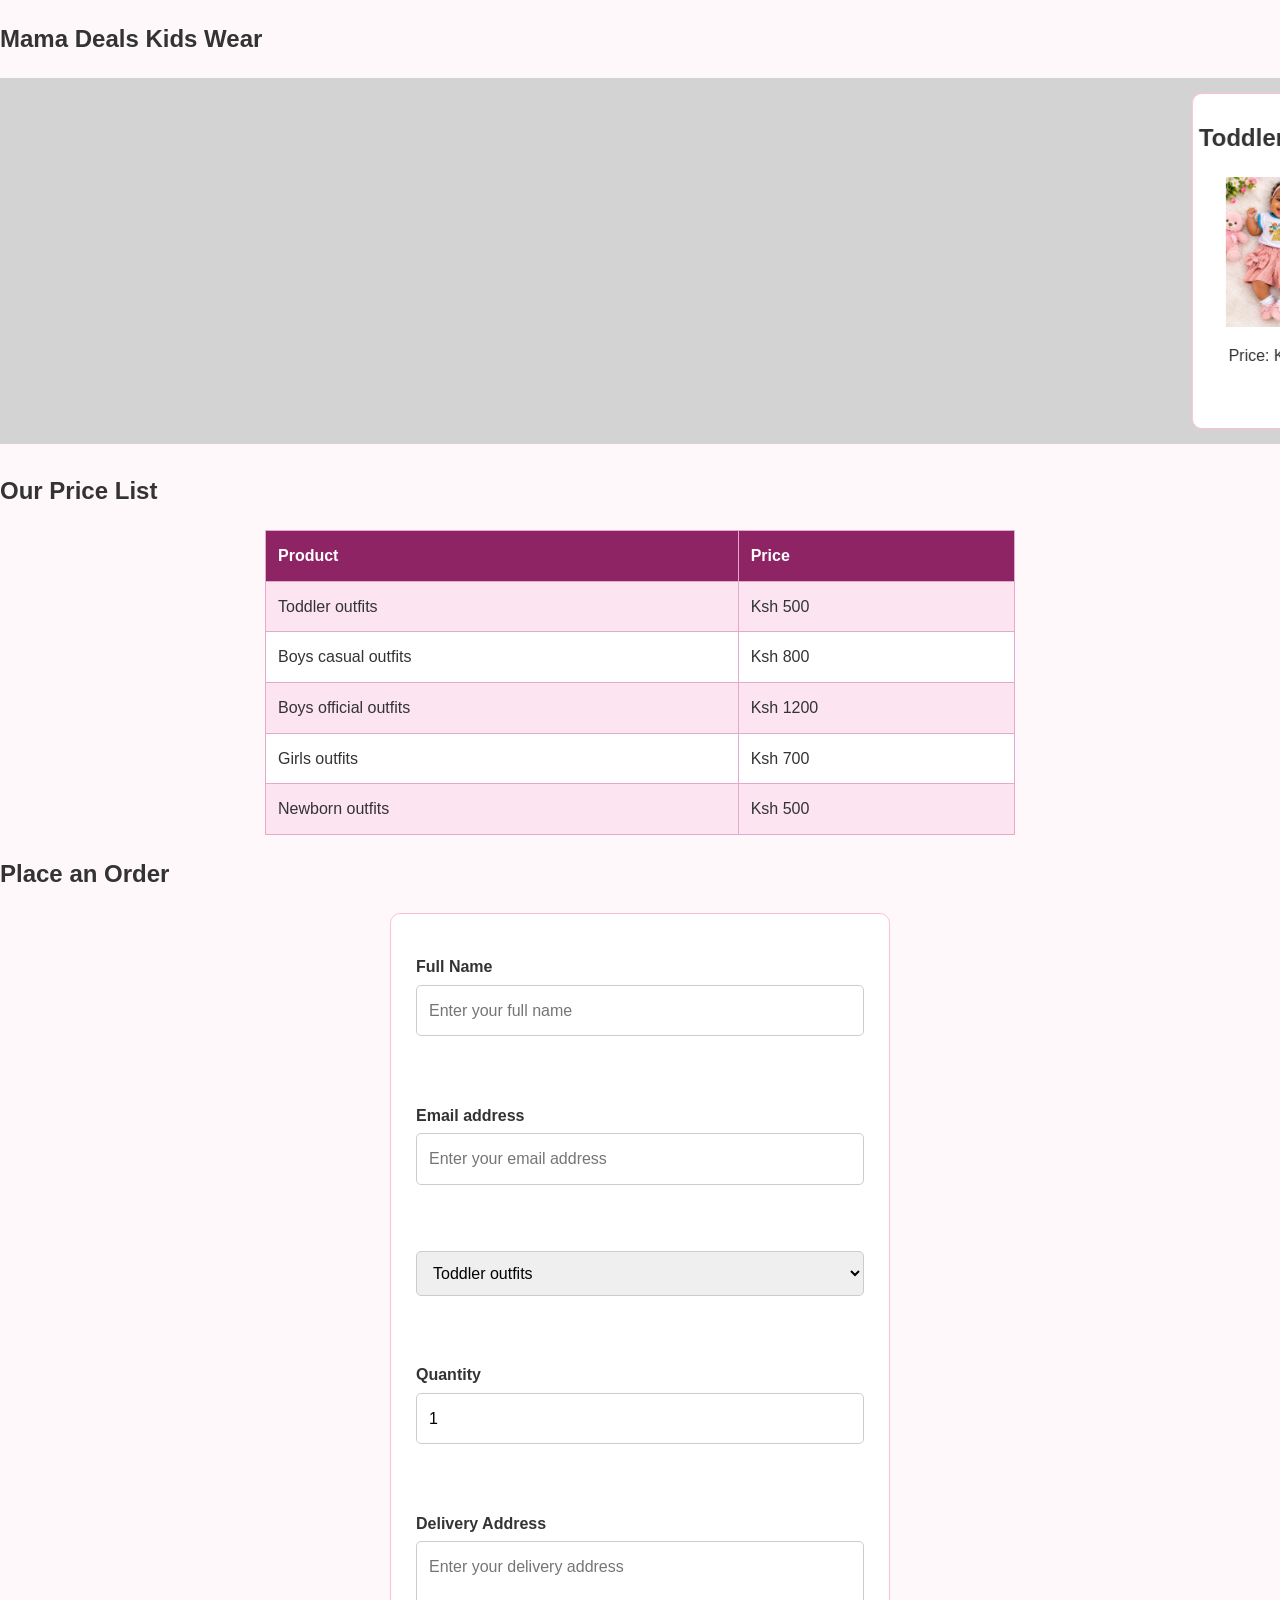
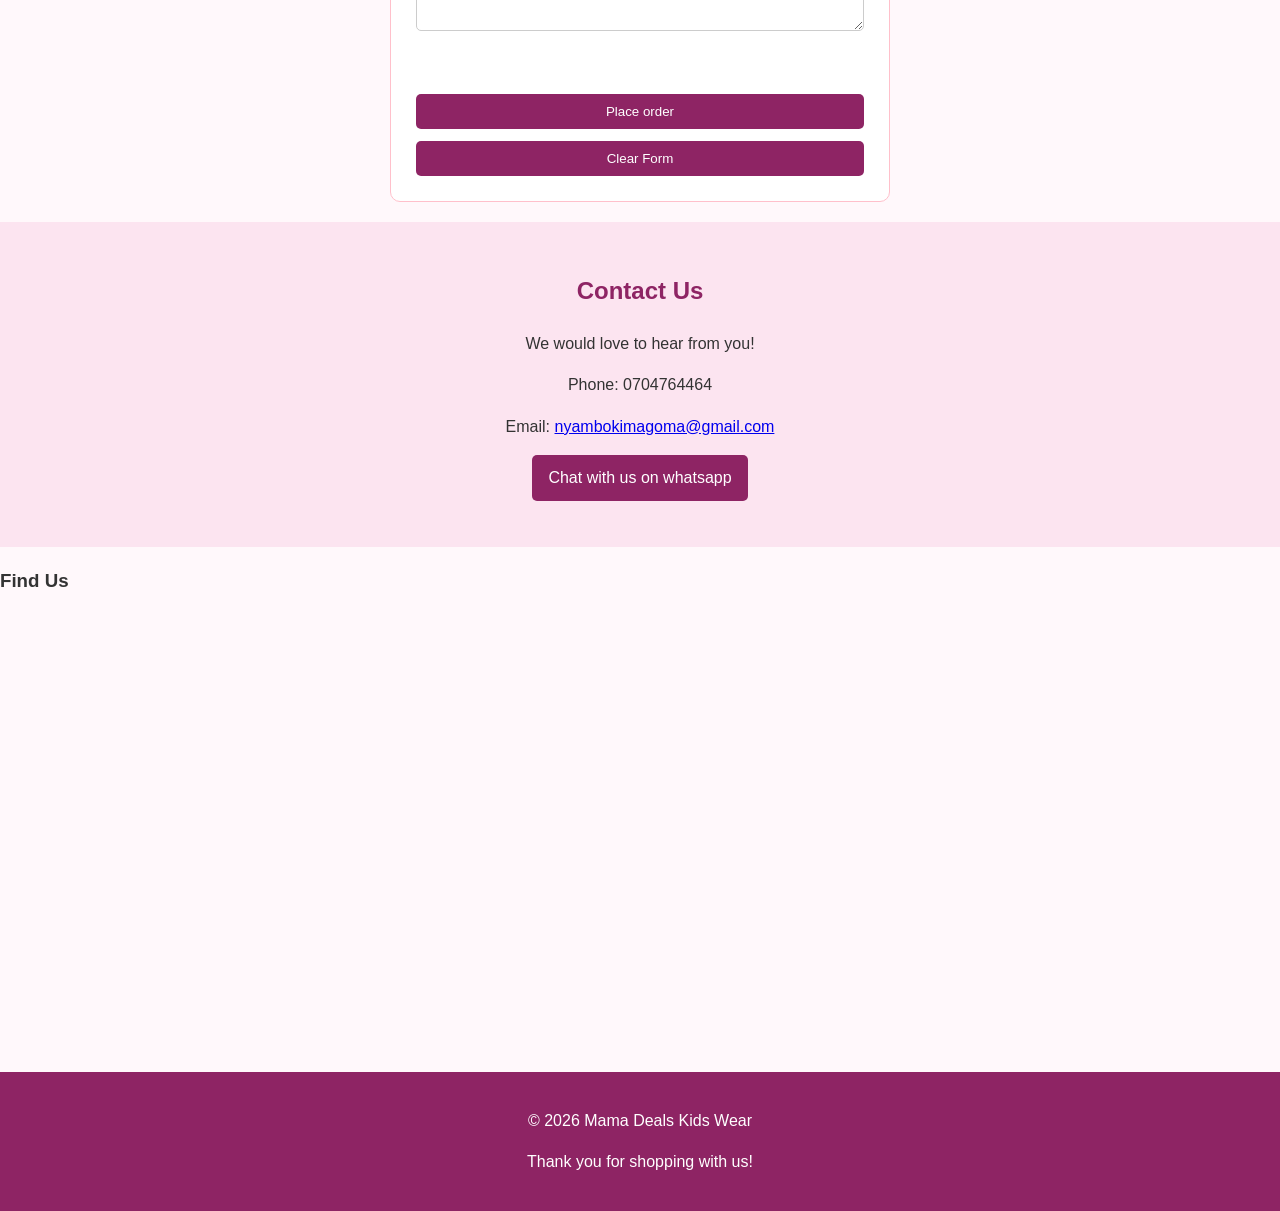
<file: index.html>
<!DOCTYPE html>
<html lang="en">
<head>
    <link rel="stylesheet" href="assignment.css">
    <meta charset="UTF-8">
    <meta name="viewport" content="width=device-width, initial-scale=1.0">
    <title>Mama Deals Kids Wear</title>
</head>
<body>
    
<h2>Mama Deals Kids Wear</h2>

<marquee direction="left" scrollamount="5">

    <div class="product-container">
        <div class="product">
            <h2>Toddler outfits</h2>
            <img src="images/2-Months-pinkskirt-croptop.png"
                 alt="Toddler outfits" width="150">
            <p>Price: KSh 500</p>
        </div>

        <div class="product">
            <h2>Boys casual outfits</h2>
            <img src="images/Boys-matching-outfits.png"
                 alt="Boys casual outfits" width="150">
            <p>Price: KSh 800</p>
        </div>

        <div class="product">
            <h2>Boys official outfits</h2>
            <img src="images/boys-official-outfit.png"
                 alt="Boys official outfits" width="150">
            <p>Price: KSh 1200</p>
        </div>

        <div class="product">
            <h2>Girls outfits</h2>
            <img src="images/Girls-tights-pants.png"
                 alt="Girls outfits" width="150">
            <p>Price: KSh 700</p>
        </div>

        <div class="product">
            <h2>Newborn outfits</h2>
            <img src="images/Newborn-outfits.png"
                 alt="Newborn outfits" width="150">
            <p>Price: KSh 500</p>
        </div>

    </div>

</marquee>

    <h2>Our Price List</h2>
    <table>
        <tr>
            <th>Product</th>
            <th>Price</th>
        </tr>
        <tr>
            <td>Toddler outfits</td>
            <td>Ksh 500</td>
        </tr>
        <tr>
            <td>Boys casual outfits</td>
            <td>Ksh 800</td>
        </tr>
        <tr>
            <td>Boys official outfits</td>
            <td>Ksh 1200</td>
        </tr>
        <tr>
            <td>Girls outfits</td>
            <td>Ksh 700</td>
        </tr>
        <tr>
            <td>Newborn outfits</td>
            <td>Ksh 500</td>
        </tr>
    </table>
    <h2>Place an Order</h2>
    <form action="">
        <label for="Full Name">Full Name</label>
         <input type="text" id="fullname" name="fullname" placeholder="Enter your full name" required>  <br><br>
         <label for="email">Email address</label>
         <input type="email" id="email" name="email" placeholder="Enter your email address" required><br><br>
         <label for="Select Product"></label>
         <select name="product" id="">
            <option value="">Toddler outfits</option>
            <option value="">Boys casual outfits</option>
            <option value="">Boys official outfits</option>
            <option value="">Girls outfits</option>
            <option value="">Newborn outfits</option>
         </select><br><br>
         <label for="Quantity">Quantity</label>
         <input type="number" name="Quantity" min="1" max="100" value="1"><br><br>
         <label for="Delivery-address">Delivery Address</label>
         <textarea name="address" id="delivery-address" placeholder="Enter your delivery address"></textarea><br><br>
         <button type="submit">Place order</button>
         <button type="reset">Clear Form</button>
    </form>
    <section id="contact">
        <h2 class="section-title">Contact Us</h2>
        <p>We would love to hear from you!</p>
        <p>Phone: 0704764464</p>
        <p>
            Email:
            <a href="mailto:nyambokimagoma@gmail.com">nyambokimagoma@gmail.com</a>
        </p>
        <p>
            <a class="shop-button" href="https://wa.me/254719367369">Chat with us on whatsapp</a>
        </p>

    </section>
    <h3>Find Us</h3>
    <iframe src="https://www.google.com/maps/embed?pb=!4v1792307572269!6m8!1m7!1seg-Ck891stcX4Sh-l8SSMQ!2m2!1d-1.310871083634557!2d36.77149782628481!3f330.4547789657248!4f0!5f0.7820865974627469" width="600" height="450" style="border:0;" allowfullscreen="" loading="lazy" referrerpolicy="strict-origin-when-cross-origin"></iframe>
     <footer>
        <p>&copy; 2026 Mama Deals Kids Wear</p>
        <p>Thank you for shopping with us!</p>
     </footer>
</body>
</html>
</file>
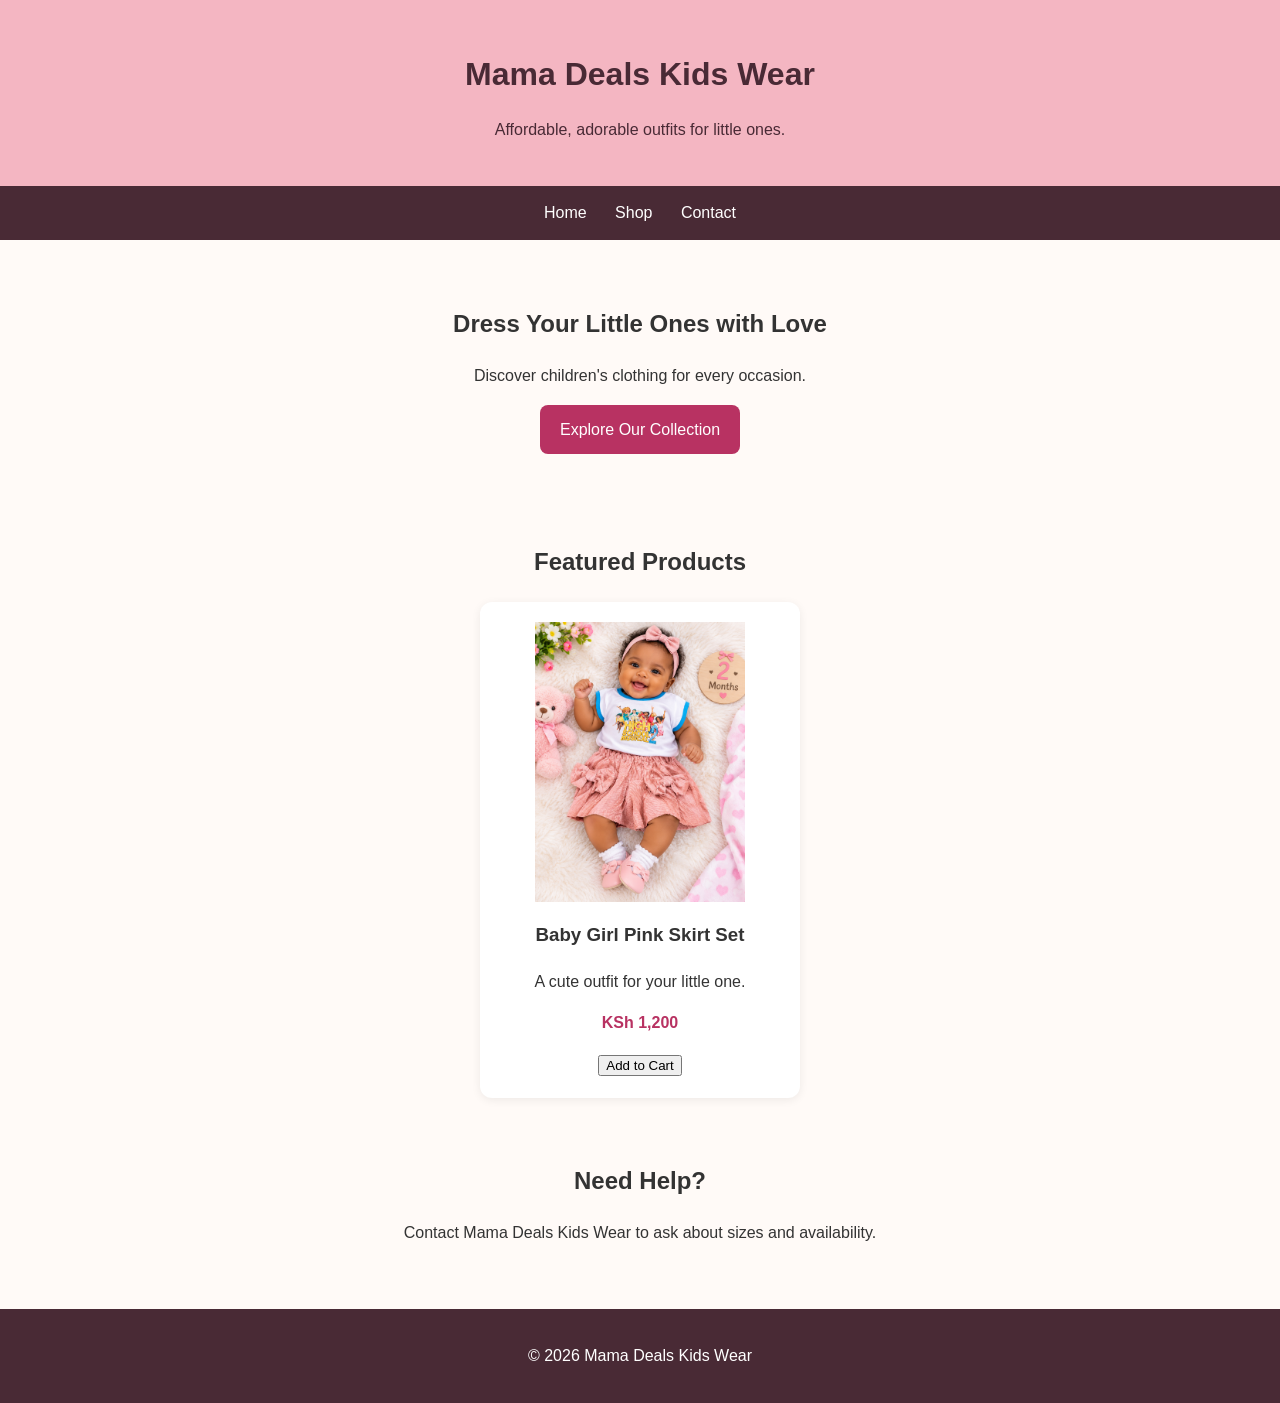
<file: .vs/MAMA DEALS HTML/mama-deals-kids-wear.html>
<!DOCTYPE html>
<html lang="en">
<head>
  <meta charset="UTF-8">
  <meta name="viewport" content="width=device-width, initial-scale=1.0">
  <title>Mama Deals Kids Wear</title>
  <link rel="stylesheet" href="style.css">
</head>
<body>
  <header>
    <h1>Mama Deals Kids Wear</h1>
    <p>Affordable, adorable outfits for little ones.</p>
  </header>

  <nav>
    <a href="#home">Home</a>
    <a href="#products">Shop</a>
    <a href="#contact">Contact</a>
  </nav>

  <main id="home">
    <section class="welcome">
      <h2>Dress Your Little Ones with Love</h2>
      <p>Discover children's clothing for every occasion.</p>
      <a class="shop-button" href="#products">Explore Our Collection</a>
    </section>

    <section id="products">
      <h2>Featured Products</h2>

      
<div class="product-card">
  
  <img
    src="images/2-Months-pinkskirt-croptop.png"
    alt="Baby girl pink skirt and top"
    class="product-image"
  >

  <h3>Baby Girl Pink Skirt Set</h3>
  <p>A cute outfit for your little one.</p>
  <p class="price">KSh 1,200</p>

  <button class="add-to-cart">Add to Cart</button>
</div>
    <section id="contact">
      <h2>Need Help?</h2>
      <p>Contact Mama Deals Kids Wear to ask about sizes and availability.</p>
    </section>
  </main>

  <footer>
    <p>&copy; 2026 Mama Deals Kids Wear</p>
  </footer>
</body>
</html>
</file>
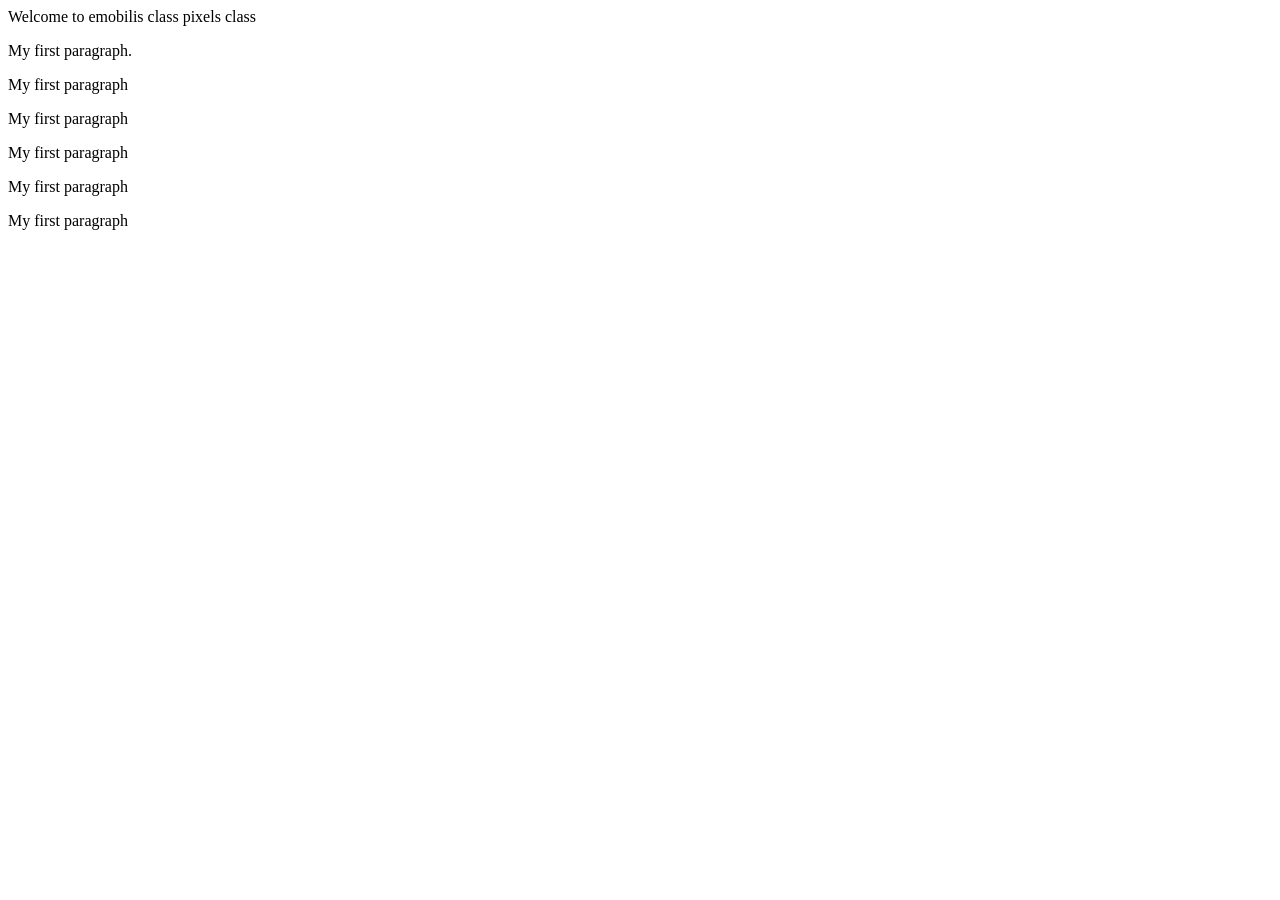
<file: .vs/htmlclasspixels.slnx/v18/heading.html>
<!DOCTYPE html>
<html>
<head>
    <meta charset="UTF-8">
    <meta name="viewport" content="width=device-width, initial-scale=1.0">
    <title>Page Title</title>
</head>
<body>

<h>Welcome to emobilis class pixels class</h></h1>
<p>My first paragraph.</p>
<p>My first paragraph</p>
<p>My first paragraph</p>
<p>My first paragraph</p>
<p>My first paragraph</p>
<p>My first paragraph</p>
</P>


</body>
</html>
</file>
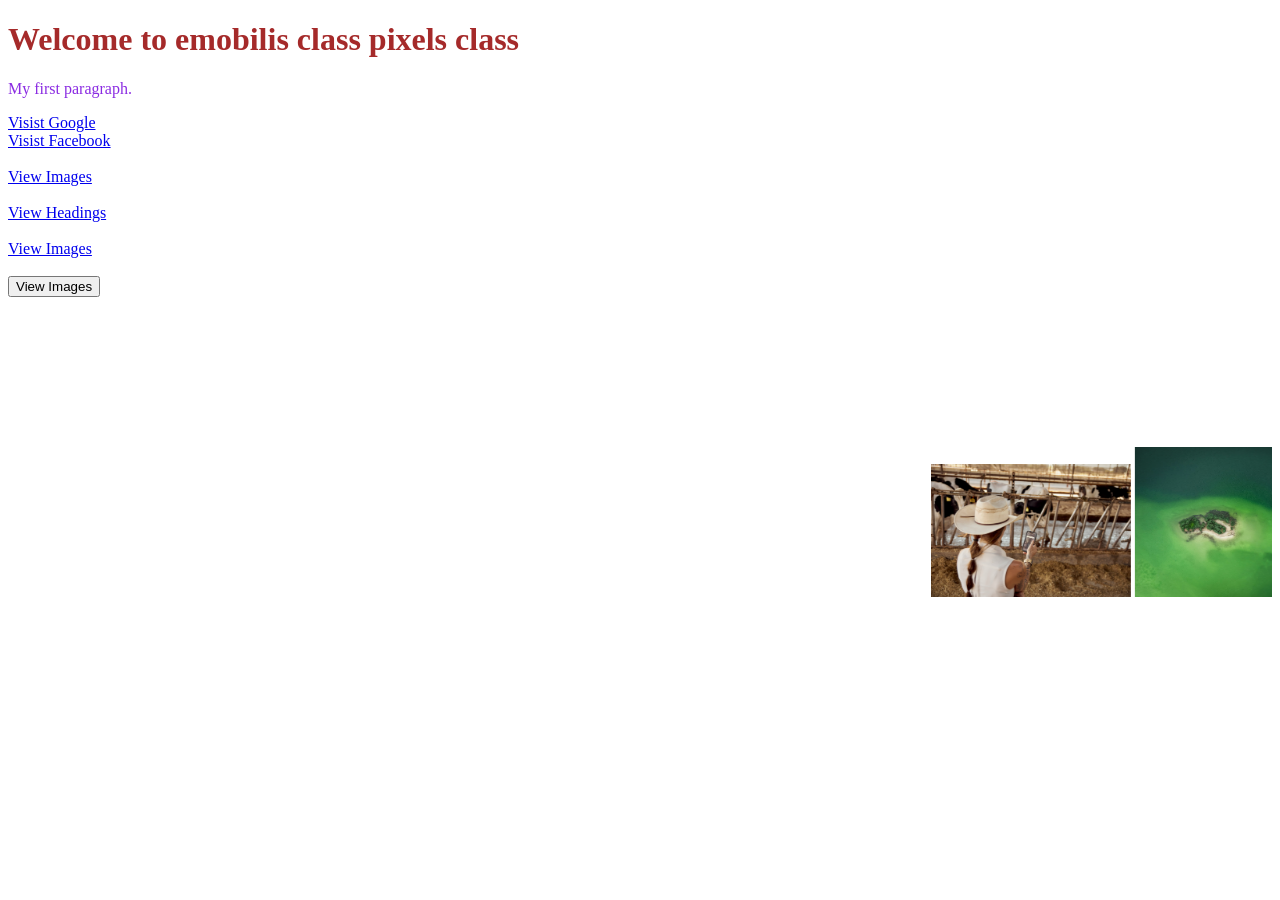
<file: .vs/htmlclasspixels.slnx/v18/intro.html>
<!DOCTYPE html>
<html>
<head>
    <meta charset="UTF-8">
    <meta name="viewport" content="width=device-width, initial-scale=1.0">
    <title>Page Title</title>
</head>
<body>

<h1 style="color:brown">Welcome to emobilis class pixels class</h1>
<p style="color:blueviolet">My first paragraph.</p>
<a href="https://www.google.com" target="-blank">Visist Google</a><br>
<a href="https://www.facebook.com" target="-blank">Visist Facebook</a><br><br>

<a href="images.html">View Images</a><br><br>
<a href="heading.html">View Headings</a><br><br>

<a href="images.html" target="-blank">
    View Images</a><br><br>
    <button type="button">View Images</button>
  </a><br>


<marquee>
<img src ="static/images/image1.jpg" alt="image1" width="200">
<img src ="static/images/image2.jpg" alt="image2" width="200">
<img src ="static/images/image3.jpg" alt="image3" width="200">
<img src ="static/images/image4.jpg" alt="image4" width="200">
</marquee>

</body>
</html>
</file>
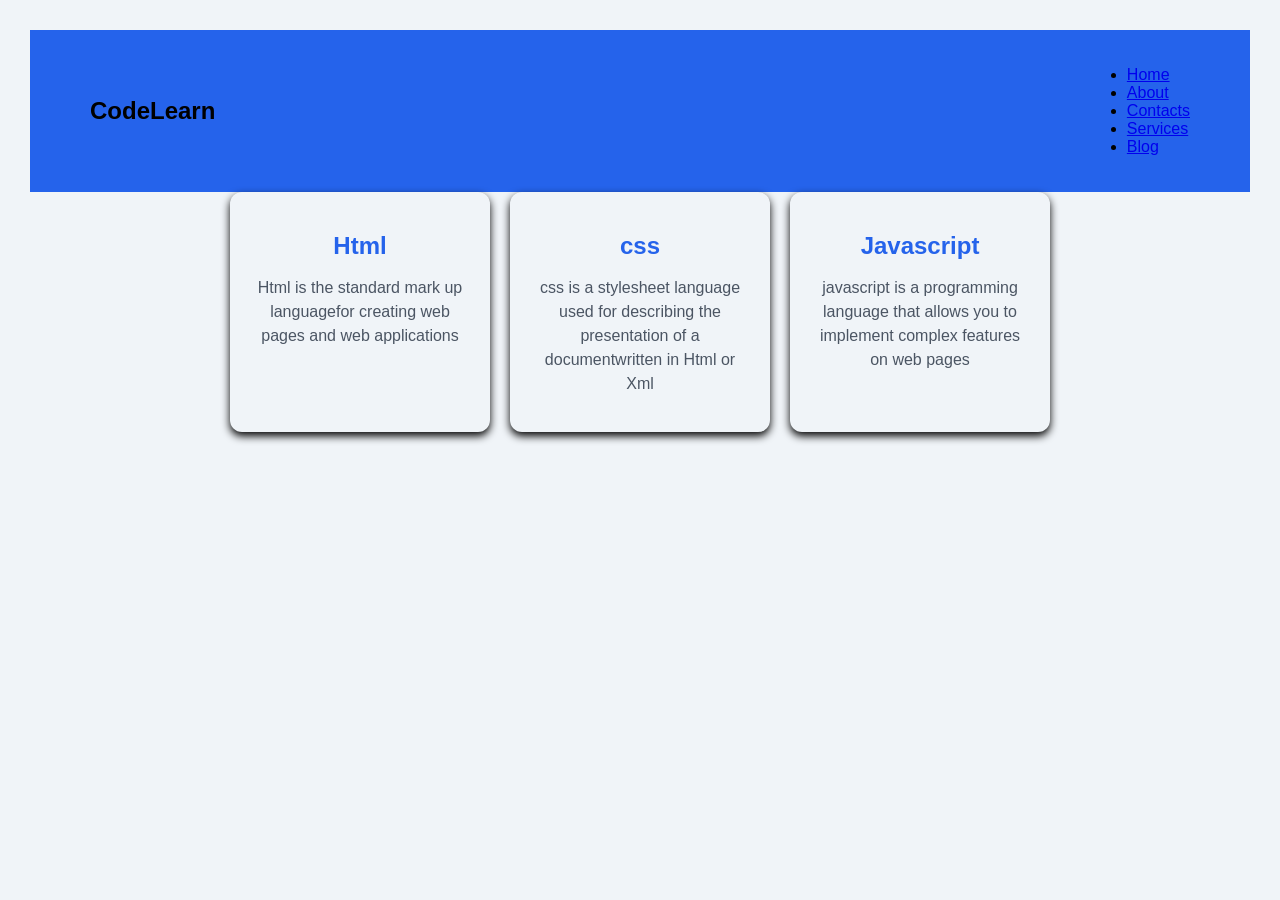
<file: .vs/htmlclasspixels.slnx/v18/static/div2.html>
<!DOCTYPE html>
<html lang="en">
<head>
    <link rel="stylesheet" href="css/style2.css">
    <meta charset="UTF-8">
    <meta name="viewport" content="width=device-width, initial-scale=1.0">
    <title>My Div Website</title>
</head>
<body>
<!-- start of navigation -->
 <header>
    <nav class="navbar">
        <h2 class="logo">CodeLearn</h2>
        <ul>
            <li><a href="#">Home</a></li>
            <li><a href="#">About</a></li>
            <li><a href="#">Contacts</a></li>
            <li><a href="#">Services</a></li>
            <li><a href="#">Blog</a></li>
        </ul>
    </nav>
 </header>
 <!-- end of navigation -->
  <div class="container">    
    <div class="card">
<h2>Html</h2>
<p>Html is the standard mark up languagefor creating web pages and web applications</p>
    </div>
    <div class="card">
        <h2>css</h2>
        <p>css is a stylesheet language used for describing the presentation of a documentwritten in Html or Xml</p>
    </div>
    <div class="card">
        <h2>Javascript</h2>
        <p>javascript is a programming language that allows you to implement complex features on web pages</p>
    </div>
  </div>
</body>
</html>
</file>
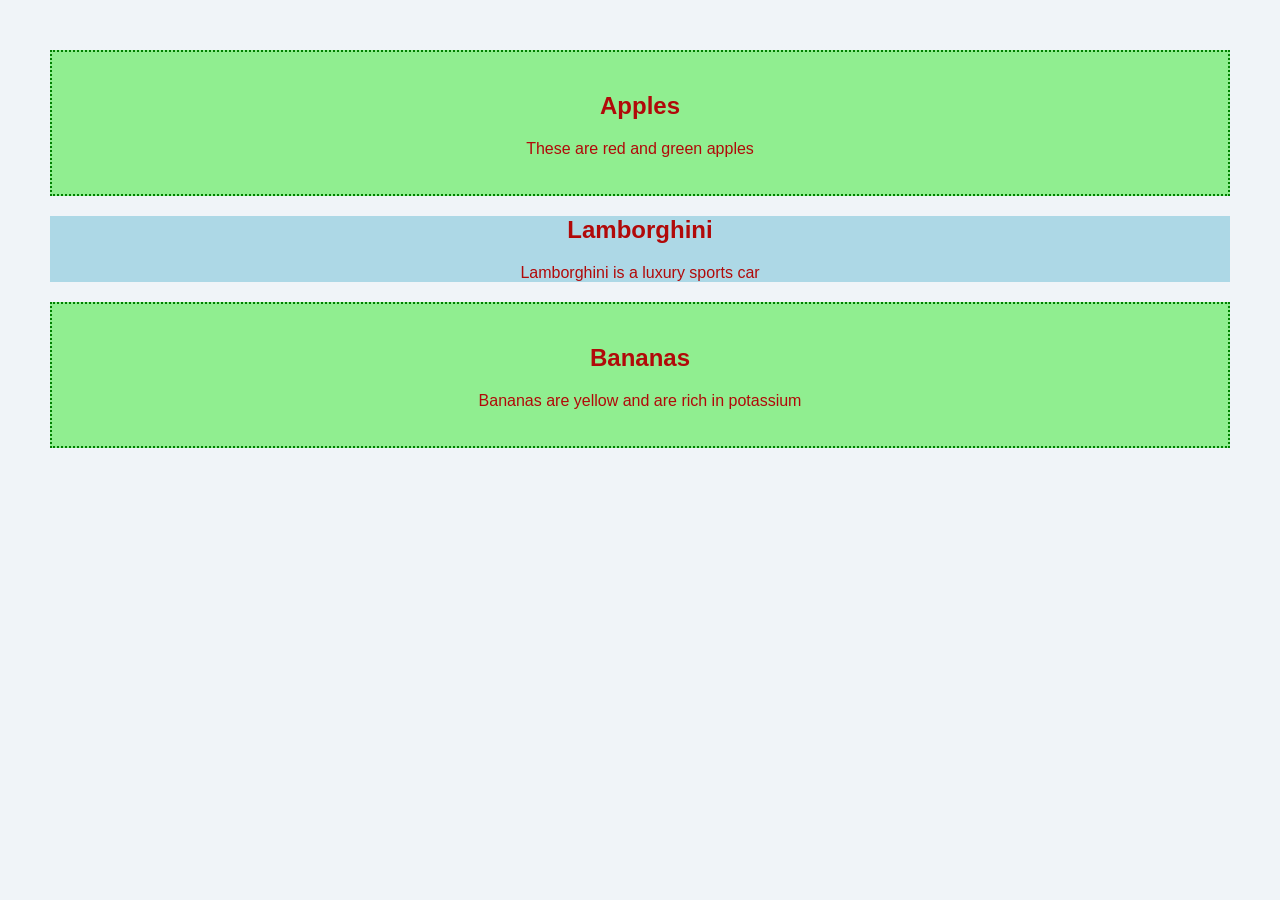
<file: .vs/htmlclasspixels.slnx/v18/static/divs.html>
<!DOCTYPE html>
<html lang="en">
<head>
<link rel="stylesheet" href="css/style2.css">
    <meta charset="UTF-8">
    <meta name="viewport" content="width=device-width, initial-scale=1.0">
    <title>Divs</title>
</head>
<body>
    <div class="fruits">
        <h2>Apples</h2>
        <p>These are red and green apples</p>
        
    </div>
    <div class="cars">
        <h2>Lamborghini</h2>
        <p>Lamborghini is a luxury sports car</p>
    </div>
    <div class="fruits">
        <h2>Bananas</h2>
        <p>Bananas are yellow and are rich in potassium</p>

    </div>
</body>
</html>
</file>
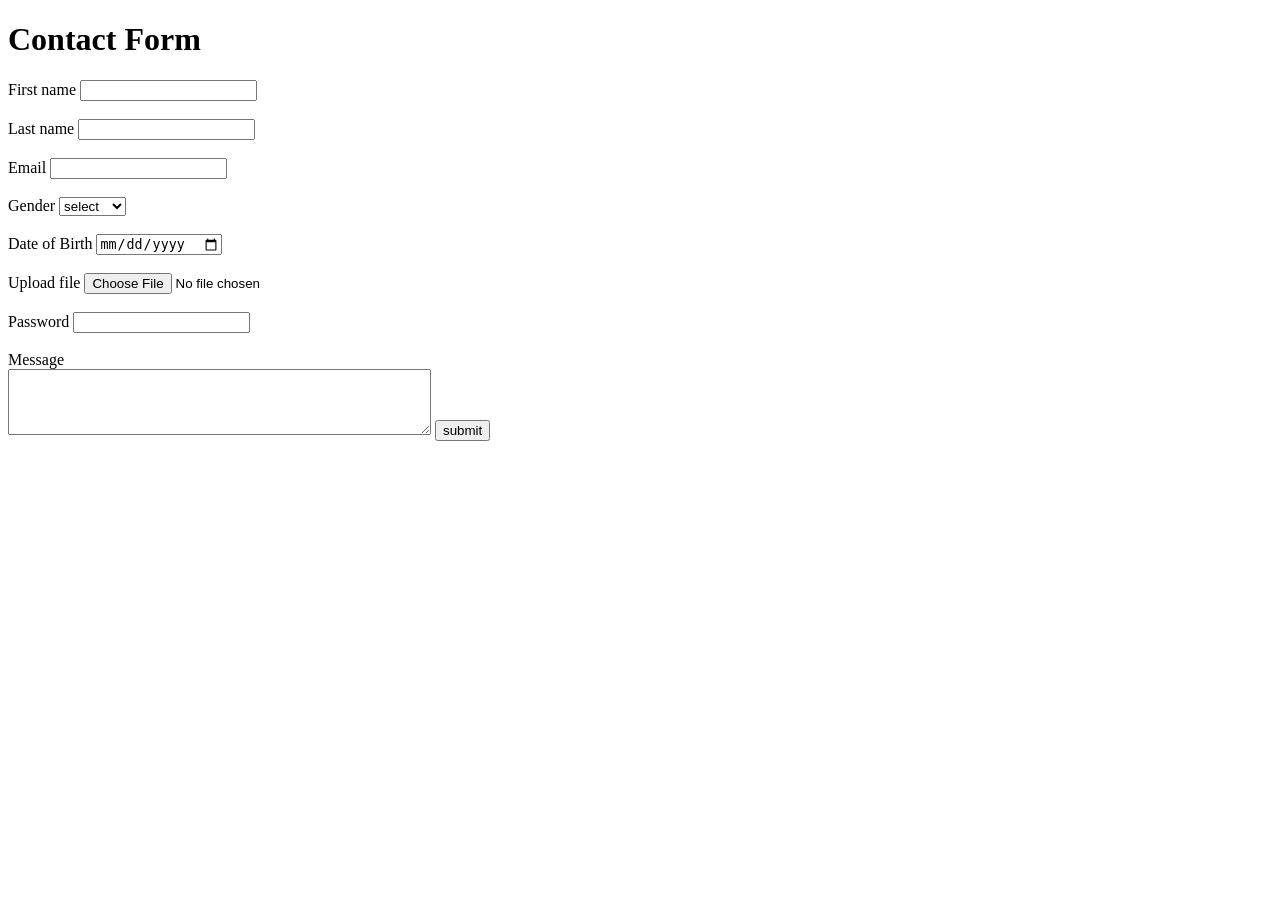
<file: .vs/htmlclasspixels.slnx/v18/static/forms.html>
<!DOCTYPE html>
<html lang="en">
<head>
    <meta charset="UTF-8">
    <meta name="viewport" content="width=device-width, initial-scale=1.0">
    <title>Forms</title>
</head>
<body>
<h1>Contact Form</h1>
<form action="">
<label for="fname">First name</label>
  <input type="text" id="fname" name="fname" required><br><br>
  <label for="lname">Last name</label>
  <input type="text" id="lname" name="lname" required><br><br>
  <label for="email">Email</label>
  <input type="email" id="email" name="email" required><br><br>
 
   <label for="gender">Gender</label>
  <select name="gender" id="gender" required>
    <option value="">select</option>
    <option value="">Male</option>
    <option value="">Female</option>
  </select><br><br>
  <label for="dob">Date of Birth</label>
  <input type="date" id="dob" name="dob" required><br><br>
  <label for="upload">Upload file</label>
  <input type="file" id="upload" name="upload"><br><br>
  <label for="password">Password</label>
  <input type="password" id="password" name="password" required><br><br>
   <label for="message"> Message</label><br>
  <textarea name="message" id="message" rows="4" cols="50" required></textarea>
 <input type="submit" value="submit">
</form>
</body>
</html>
</file>
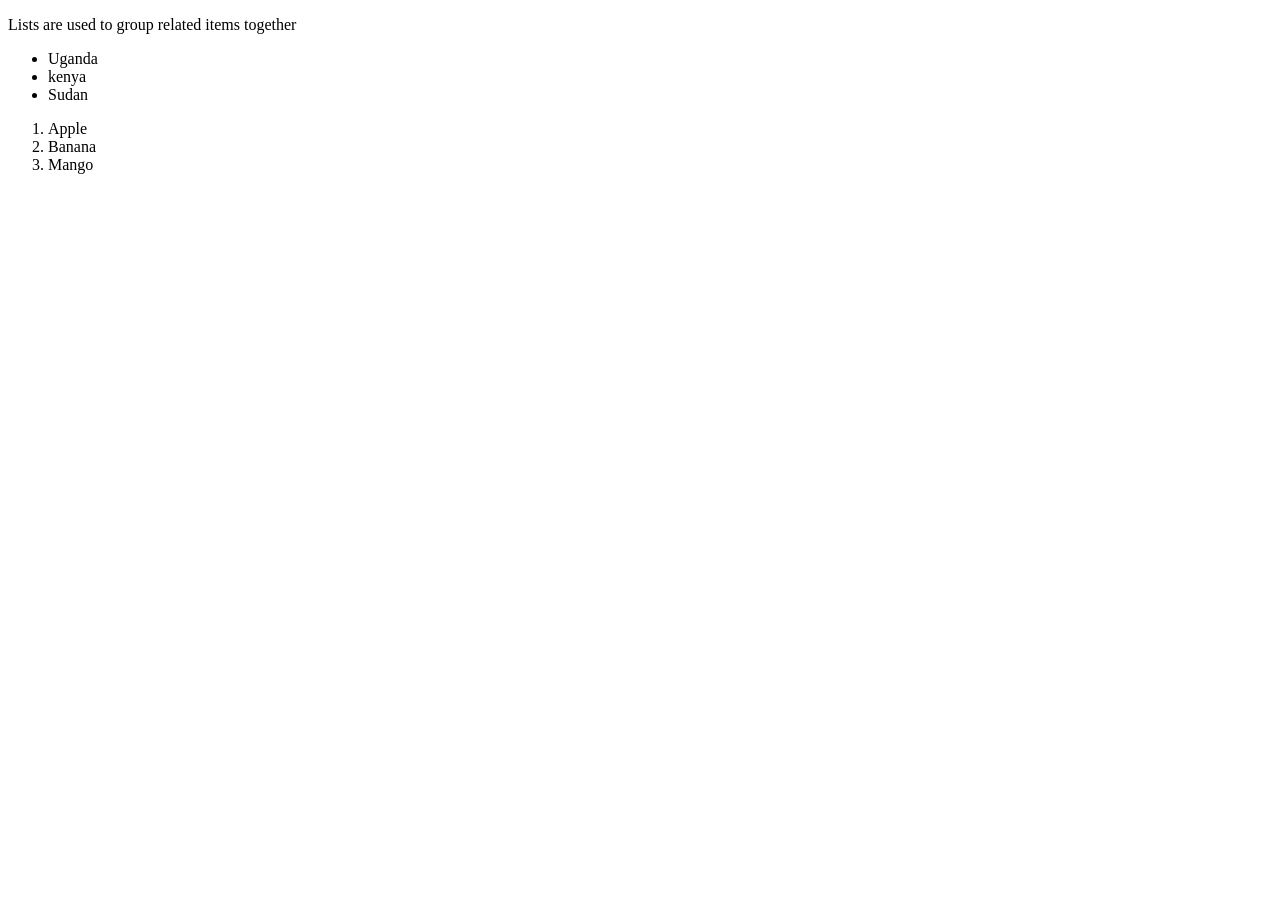
<file: .vs/htmlclasspixels.slnx/v18/static/list.html>
<!DOCTYPE html>
<html>
<head>
    <meta charset="UTF-8">
    <meta name="viewport" content="width=device-width, initial-scale=1.0">
    <title>Page Title</title>
</head>
<body>
<p>Lists are used to group related items together</p>
<ul>
    <li>Uganda</li>
    <li>kenya</li>
    <li>Sudan</li>
</ul>
<ol>
    <li>Apple</li>
    <li>Banana</li>
    <li>Mango</li>
</ol>
</body>
</html>
</file>
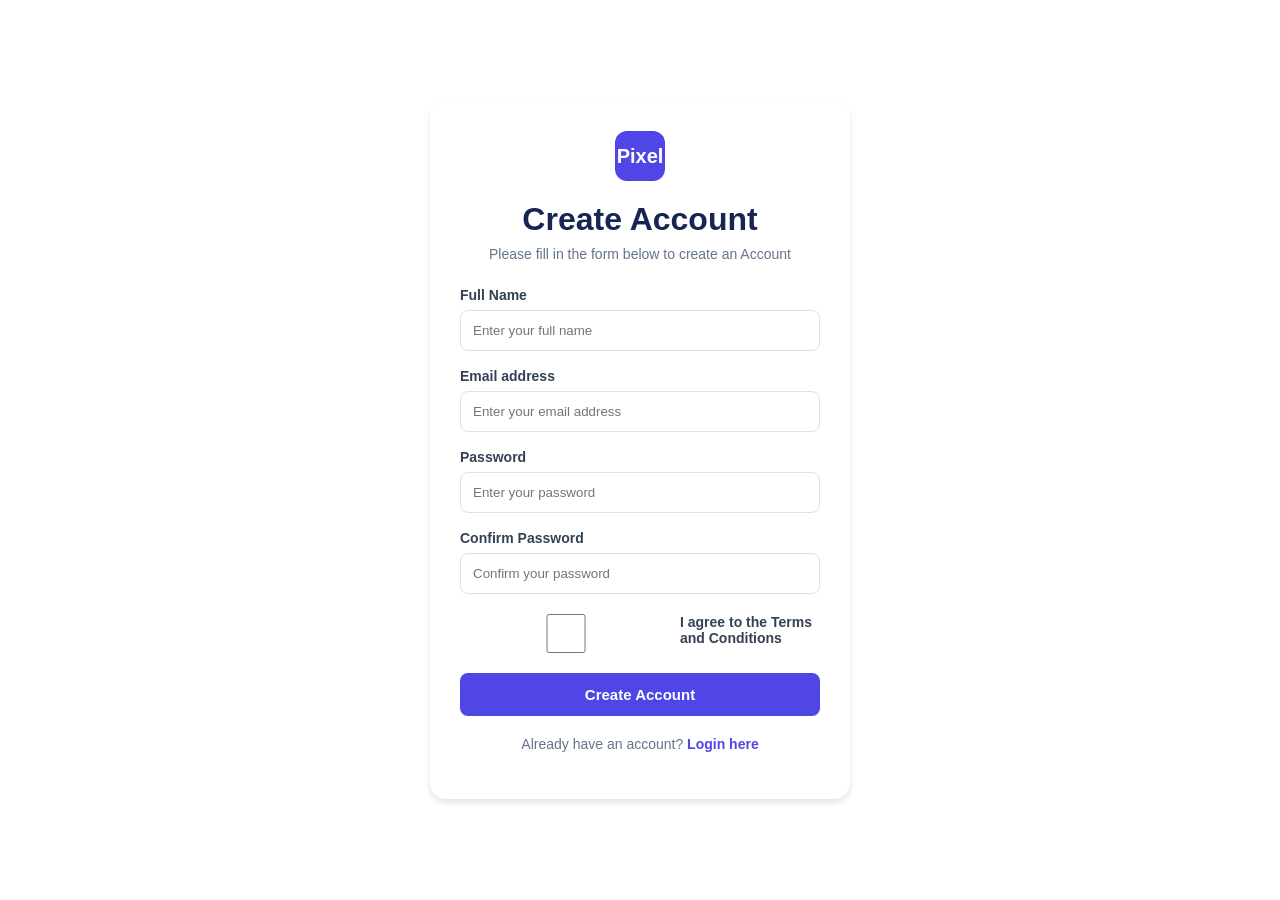
<file: .vs/htmlclasspixels.slnx/v18/static/register.html>
<!DOCTYPE html>
<html lang="en">
<head>
    <link rel="stylesheet" href="css/register.css">
    <meta charset="UTF-8">
    <meta name="viewport" content="width=device-width, initial-scale=1.0">
    <title>Create Account</title>
</head>
<body>
    <div class="container">
      <div class="logo">Pixel</div>
      <h1>Create Account</h1>
       <p class="subtitle">Please fill in the form below to create an Account</p>
       <form action="">
        <div class="input-group">
            <label for="fullname">Full Name</label>
            <input type="text" id="fullname" name="fullname" placeholder="Enter your full name" required>  
        </div>
        <div class="input-group">
         <label for="email">Email address</label>
         <input type="email" id="email" name="email" placeholder="Enter your email address" required>
        </div>
        <div class="input-group">
<label for="password">Password</label>
<input type="password" id="password" name="password" placeholder="Enter your password" required>
        </div>
        <div class="input-group">
<label for="confirm-password">Confirm Password</label>
<input type="password" id="confirm-password" name="confirm-password" placeholder="Confirm your password" required>
        <div class="terms">
         <input type="checkbox" name="terms" id="terms" required>
         <label for="terms"> I agree to the <a href="#"></a>Terms and Conditions</label>
        </div>
        <button type="submit"> Create Account</button>
       </form>
       <p class="login">Already have an account?
        <a href="login.html">Login here</a>
       </p>
    </div>
</body>
</html>
</file>
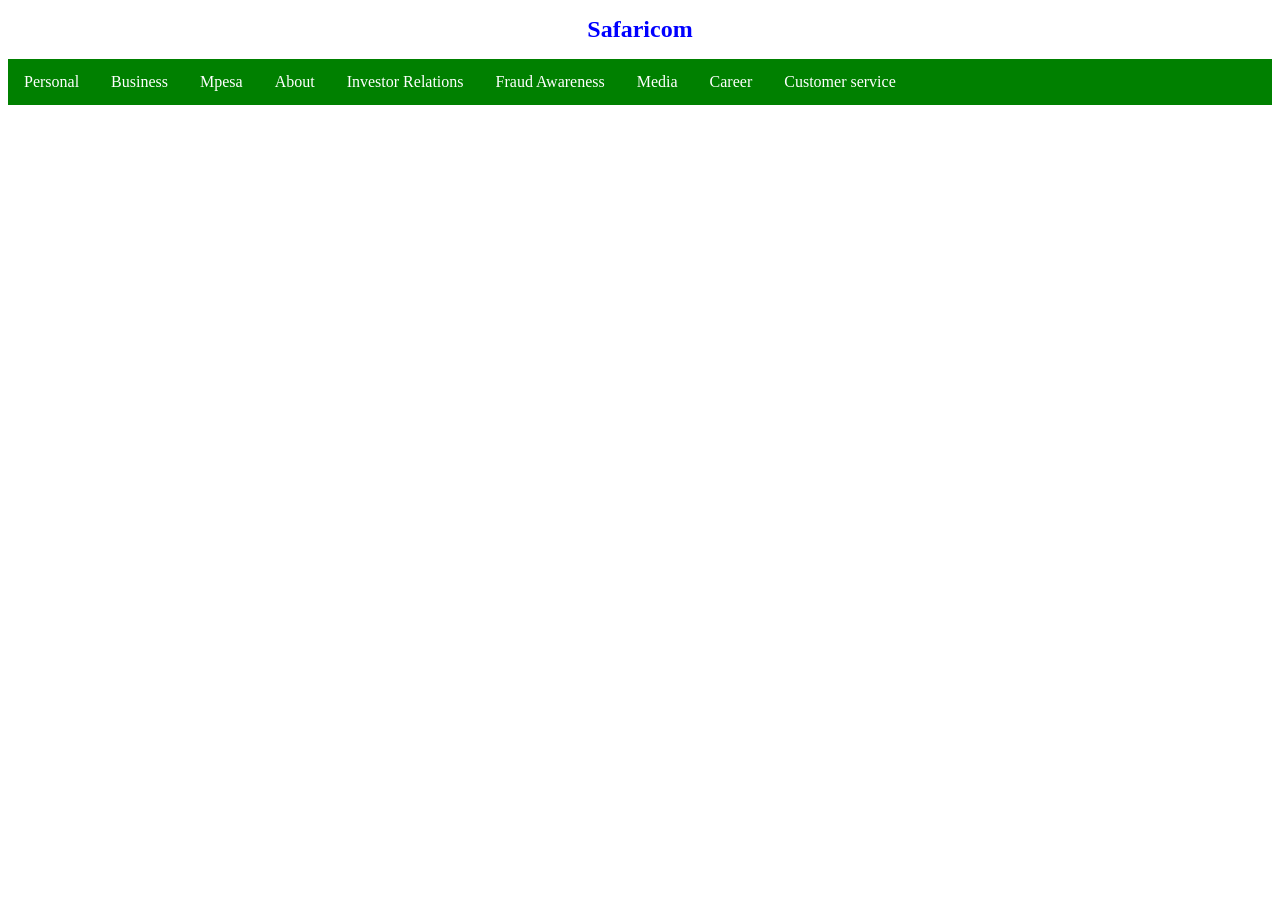
<file: .vs/htmlclasspixels.slnx/v18/static/safcom.html>
<!DOCTYPE html>
<html>
<head>
    <link rel="stylesheet" href="css/urembo.css">
    <meta charset="UTF-8">
    <meta name="viewport" content="width=device-width, initial-scale=1.0">
    <title>Safaricom: Premier Mobile</title>
</head>

<body>
<h1>Safaricom</h1>
<ul>
    <li><a href="">Personal</a></li>
    <li><a href="">Business</a></li>
    <li><a href="">Mpesa</a></li>
    <li><a href="">About</a></li>
    <li><a href="">Investor Relations</a></li>
    <li><a href="">Fraud Awareness</a></li>
    <li><a href="">Media</a></li>
    <li><a href="">Career</a></li>
    <li><a href="">Customer service</a></li>
</ul>
</body>
</html>
</file>
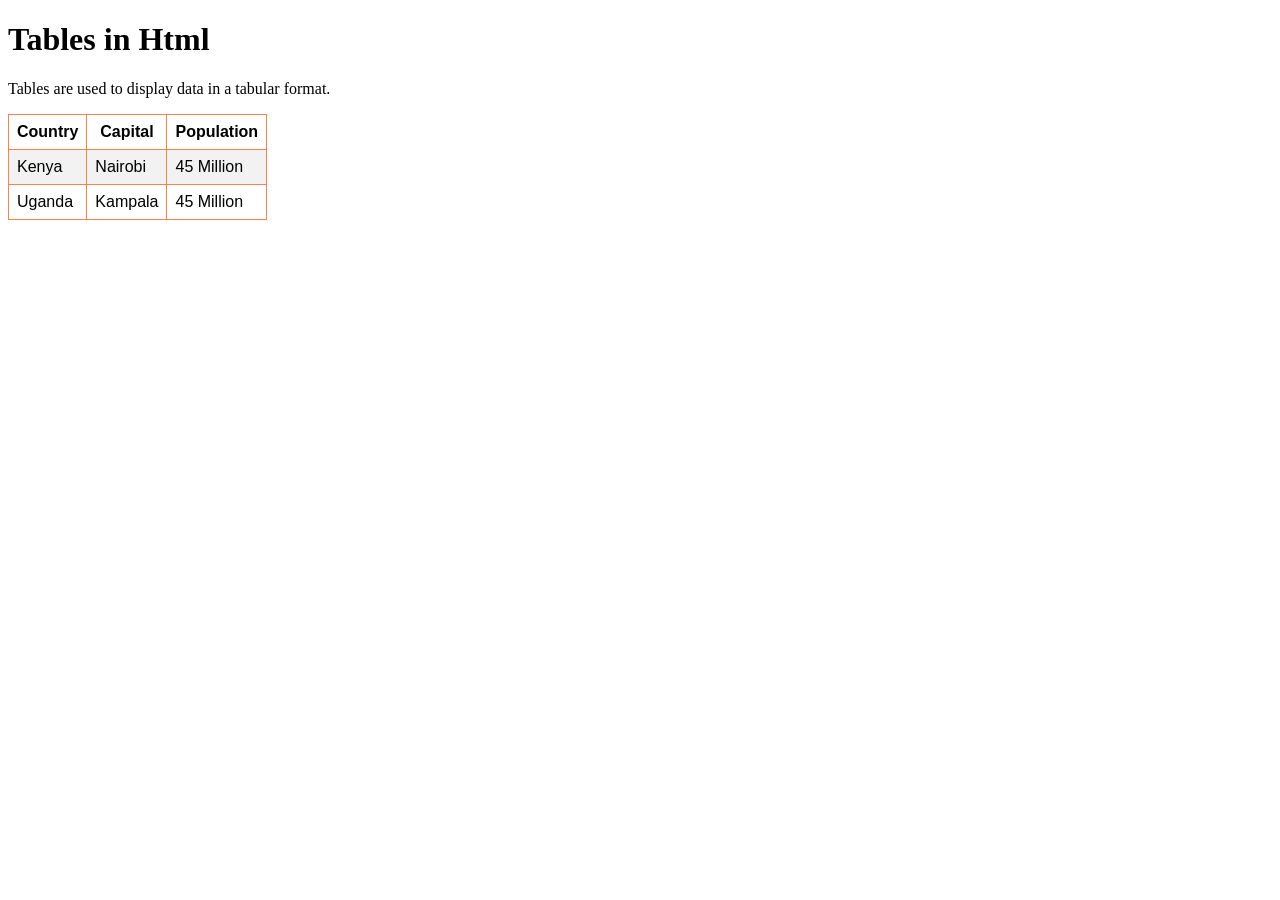
<file: .vs/htmlclasspixels.slnx/v18/static/tables.html>
<!DOCTYPE html>
<html lang="en">
<head>
    <link rel="stylesheet" href="css/style.css">
    <meta charset="UTF-8">
    <meta name="viewport" content="width=device-width, initial-scale=1.0">
    <title>Document</title>
</head>
<body>
    <h1>Tables in Html</h1>
    <p>Tables are used to display data in a tabular format.</p>
    <table>
        <tr>
            <th>Country</th>
            <th>Capital</th>
            <th>Population</th>
        </tr>
        <tr>
            <td>Kenya</td>
            <td>Nairobi</td>
            <td>45 Million</td>
        </tr>
        <tr>
            <td>Uganda</td>
            <td>Kampala</td>
            <td>45 Million</td>
        </tr>
    </table>
</body>
</html>
</file>
<file: assignment.css>
* {
    box-sizing: border-box;
}

html {
    scroll-behavior: smooth;
}

body {
    margin: 0;
    font-family: Arial, sans-serif;
    background-color: #fff8fb;
    color: #333;
    line-height: 1.6;
}

/* Header */
header {
    background-color: #8e2464;
    color: white;
    text-align: center;
    padding: 25px 15px;
}

header h1 {
    margin: 0;
    font-size: 32px;
}

/* Navigation */
nav {
    display: flex;
    justify-content: center;
    flex-wrap: wrap;
    gap: 10px;
}

nav a {
    color: white;
    text-decoration: none;
    padding: 8px 12px;
}

nav a:hover {
    background-color: #c95798;
}

/* Welcome */
.welcome {
    text-align: center;
    padding: 40px 20px;
    background-color: #fce4f0;
}

.welcome h2,
.section-title {
    color: #8e2464;
}

.intro {
    text-align: center;
}

/* Products */
.product-container {
    display: flex;
    justify-content: center;
    flex-wrap: wrap;
    gap: 20px;
}

.product {
    width: 220px;
    padding: 15px;
    background-color: white;
    border: 1px solid pink;
    border-radius: 10px;
    text-align: center;
}

.product img {
    width: 100%;
    height: 200px;
    object-fit: contain;
}

.product h3 {
    color: #8e2464;
}

.price {
    color: #087443;
    font-weight: bold;
    font-size: 18px;
}

/* Buttons and links */
.shop-button,
button {
    display: inline-block;
    background-color: #8e2464;
    color: white;
    text-decoration: none;
    padding: 10px 16px;
    border: none;
    border-radius: 5px;
    cursor: pointer;
}

.shop-button:hover,
button:hover {
    background-color: #c95798;
}

.reset-button {
    background-color: #666;
}

/* Sections */
section {
    padding: 30px 20px;
    scroll-margin-top: 10px;
}

.section-title {
    text-align: center;
}

/* Table */
table {
    width: 100%;
    max-width: 750px;
    margin: 20px auto;
    border-collapse: collapse;
    background-color: white;
}

th,
td {
    border: 1px solid #e5a9cb;
    padding: 12px;
    text-align: left;
}

th {
    background-color: #8e2464;
    color: white;
}

tr:nth-child(even) {
    background-color: #fce4f0;
}

/* Form */
form {
    max-width: 500px;
    margin: 20px auto;
    padding: 25px;
    background-color: white;
    border: 1px solid pink;
    border-radius: 10px;
}

label {
    display: block;
    margin-top: 15px;
    font-weight: bold;
}

input,
select,
textarea {
    display: block;
    width: 100%;
    padding: 12px;
    margin-top: 5px;
    border: 1px solid #ccc;
    border-radius: 5px;
    font: inherit;
}

textarea {
    min-height: 90px;
}

form button {
    width: 100%;
    margin-top: 12px;
}

/* Contact */
#contact {
    text-align: center;
    background-color: #fce4f0;
}

#contact iframe {
    max-width: 800px;
    border: 0;
    border-radius: 8px;
}

/* Footer */
footer {
    background-color: #8e2464;
    color: white;
    text-align: center;
    padding: 20px;
}

/* Small screens */
@media screen and (max-width: 600px) {
    header h1 {
        font-size: 25px;
    }

    nav {
        gap: 5px;
    }

    nav a {
        padding: 6px;
        font-size: 14px;
    }

    .product {
        width: 100%;
        max-width: 320px;
    }

    section {
        padding: 25px 12px;
    }

    th,
    td {
        padding: 8px;
        font-size: 14px;
    }
}

    marquee {
        width: 100%;
        background-color: lightgray;
        padding: 10px 0;
    }

    marquee img {
        width: 150px;
        height: 150px;
        object-fit: cover;
        margin-right: 10px;
    }

.product-container {
    display: flex;
    flex-direction: row;
    flex-wrap: nowrap;
    white-space: nowrap;
    width: max-content;
}

.product {
    display: inline-block;
    flex: 0 0 180px;
    width: 180px;
    margin: 5px;
    padding: 5px;
    vertical-align: top;
    text-align: center;
    white-space: normal;
}

.product img {
    display: block;
    width: 150px;
    height: 150px;
    object-fit: contain;
    margin: 0 auto;
}
</file>
<file: .vs/MAMA DEALS HTML/style.css>
* {
  box-sizing: border-box;
}

body {
  margin: 0;
  font-family: Arial, sans-serif;
  color: #333;
  background: #fffaf7;
  line-height: 1.6;
}

header {
  background: #f4b6c2;
  color: #492a35;
  text-align: center;
  padding: 28px 16px;
}

header h1 {
  margin-bottom: 5px;
}

nav {
  background: #492a35;
  padding: 14px;
  text-align: center;
}

nav a {
  color: white;
  text-decoration: none;
  margin: 0 12px;
}

.welcome {
  text-align: center;
  padding: 45px 16px;
}

.shop-button {
  display: inline-block;
  background: #b83262;
  color: white;
  text-decoration: none;
  padding: 12px 20px;
  border-radius: 8px;
}

#products,
#contact {
  padding: 24px;
  text-align: center;
}

.product-card {
  background: white;
  border-radius: 12px;
  padding: 20px;
  max-width: 320px;
  margin: 20px auto;
  box-shadow: 0 2px 10px #00000012;
}


.product-image {
  width: 100%;
  height: 280px;
  object-fit: contain;
  display: block;
  border-radius: 10px;
}

.price {
  font-weight: bold;
  color: #b83262;
}

footer {
  text-align: center;
  padding: 18px;
  background: #492a35;
  color: white;
}
</file>
<file: .vs/htmlclasspixels.slnx/v18/static/css/style2.css>
.fruits{
    background-color: lightgreen;
    border: 2px dotted green;
    color: rgb(177, 9, 9);
    margin: 20px;
    padding: 20px;
    font-family: Arial, Helvetica, sans-serif;
    text-align: center;
}
.cars{
    background-color: lightblue;
    border: 2px s0lid rgb(87, 154, 199);
    color: rgb(177, 9, 9);
    margin: 20px;
    font-family: Arial, Helvetica, sans-serif;
    text-align: center;
}










#computer{
    padding: 10px;
    font-family: Arial, Helvetica, sans-serif;
    text-align: center;
}
.container{display: flex;
gap: 20px;
justify-content: center;
flex-wrap: wrap;
}
body{
    font-family: Arial, Helvetica, sans-serif;
    background-color: #f0f4f8;
    margin: 0;
    padding: 30px;
}

.card{
    padding:20px;
    width: 220px;
    border-radius:12px;
    box-shadow: 0 4px 8px rgba(0,0,0,1);
    transition: transform 0.3s ease, box-shadow0.3s ease;
    text-align: center;
}
.card h2{
    color:#2563eb;
    font-size: 1.5em;
    margin-bottom: 10px;
}
.card p{
    color: #4b5563;
    font-size: 1em;
    line-height: 1.5;
}
.card:hover{
    transform: translateY(-10px);
    box-shadow: 8px 16px rgba(0,0,0,0.2)
}
header{
background-color: #2563eb;
}
.navbar{
    max-width: 1100px;
    margin: 0 auto;
    padding: 20px;
    display: flex;
    justify-content: space-between;
    align-items: center;
    gap: 15px;
}
logo{
    color: #38bdf8;
    font-size: 28px;
    font-weight: bold;
}
.nav-links{
    list-style-type: none;
    display: flex;
    gap: 15px;
    flex-wrap: wrap;
}
</file>
<file: .vs/htmlclasspixels.slnx/v18/static/css/register.css>
*{
    margin: 0;
    padding: 0;
    box-sizing: border-box;
    font-family: Arial, Helvetica, sans-serif;
}
body{
    min-height: 100vh;
    display: grid;
    place-items: center;
    padding: 20px;
    background: -o-linear-gradient(135deg, #0f172a,#4f46e5);
}
.container{   
    width: 100%;
    max-width: 420px;
    padding: 30px;
    background: #fff;
    border-radius:16px;
    box-shadow: 0 4px 6px rgb(0, 0, 0, 0.1);
}
.logo{
    display: grid;
    place-items: center;
    width: 50px;
    height: 50px;
    background: #4f46e5;
    border-radius: 12px;
    color: #fff;
    font-weight: bold;
    font-size: 20px;
    margin: 0 auto 20px;
}
h1,.subtitle,.login{
    text-align: center;}
h1{
    color: #172554;
    margin: 8px;
}
.subtitle,.login{
    color: #64748b;
    font-size: 14px;
}
.subtitle{
    margin-bottom: 25px;
}
.input-group{
    margin-bottom: 17px;
}
.input-group label{
    display: block;
    margin-bottom: 7px;
    color: #334155;
    font-size: 14px;
    font-weight: bold;
}
.input-group input{
width: 100%;
padding: 12px;
border: 1px solid #dbe2ef;
border-radius: 8px;
outline: none;
transition: .3s;
}
.input-group input:focus{
    border-color: #4f46e5;
    box-shadow: 0 0 0 3px #4f46e522;

}
.terms{
    display: flex;
    gap: 8px;
    margin: 20px 0;
    color: #64748b;
    font-size: 12px;
}
button{
    width: 100%;
    padding: 13px;
    border: 0;
    border-radius: 8px;
    background: #4f46e5;
    color: white;
    font-size: 15px;
    font-weight: bold;
    cursor: pointer;
    transition: .3ss;

}
button:hover{
    background: #372def;
    transform: translate(-2px);
}
.login{
    margin-top: 20px;
}
a{
    color: #4f46e5;
    text-decoration: none;
    font-weight: bold;
}
@media(max-width:480px){
    .container{
        padding: 24px 18px;
    }
}
</file>
<file: .vs/htmlclasspixels.slnx/v18/static/css/urembo.css>
h1 {
    color: blue;
    font-size: 24px;
    text-align: center;
}
ul {
    list-style: none;
    margin: 0;
    padding: 0;
    overflow: hidden;
    background-color:green;
}
li {
    float: left;
}
li a {display: block;
    color:white;
    text-align: center;
    padding: 14px 16px;
    text-decoration: none;
}
li a:hover {
    background-color: rgb(12, 12, 12);

}
</file>
<file: .vs/htmlclasspixels.slnx/v18/static/css/style.css>
table {
    font-family: Arial, Helvetica, sans-serif;
    border-collapse: collapse;
    width: 100;
}
td, th {border: 1px solid coral;
    padding: 8px;
}
tr:nth-child(even) {background-color: #f2f2f2;

}
</file>
